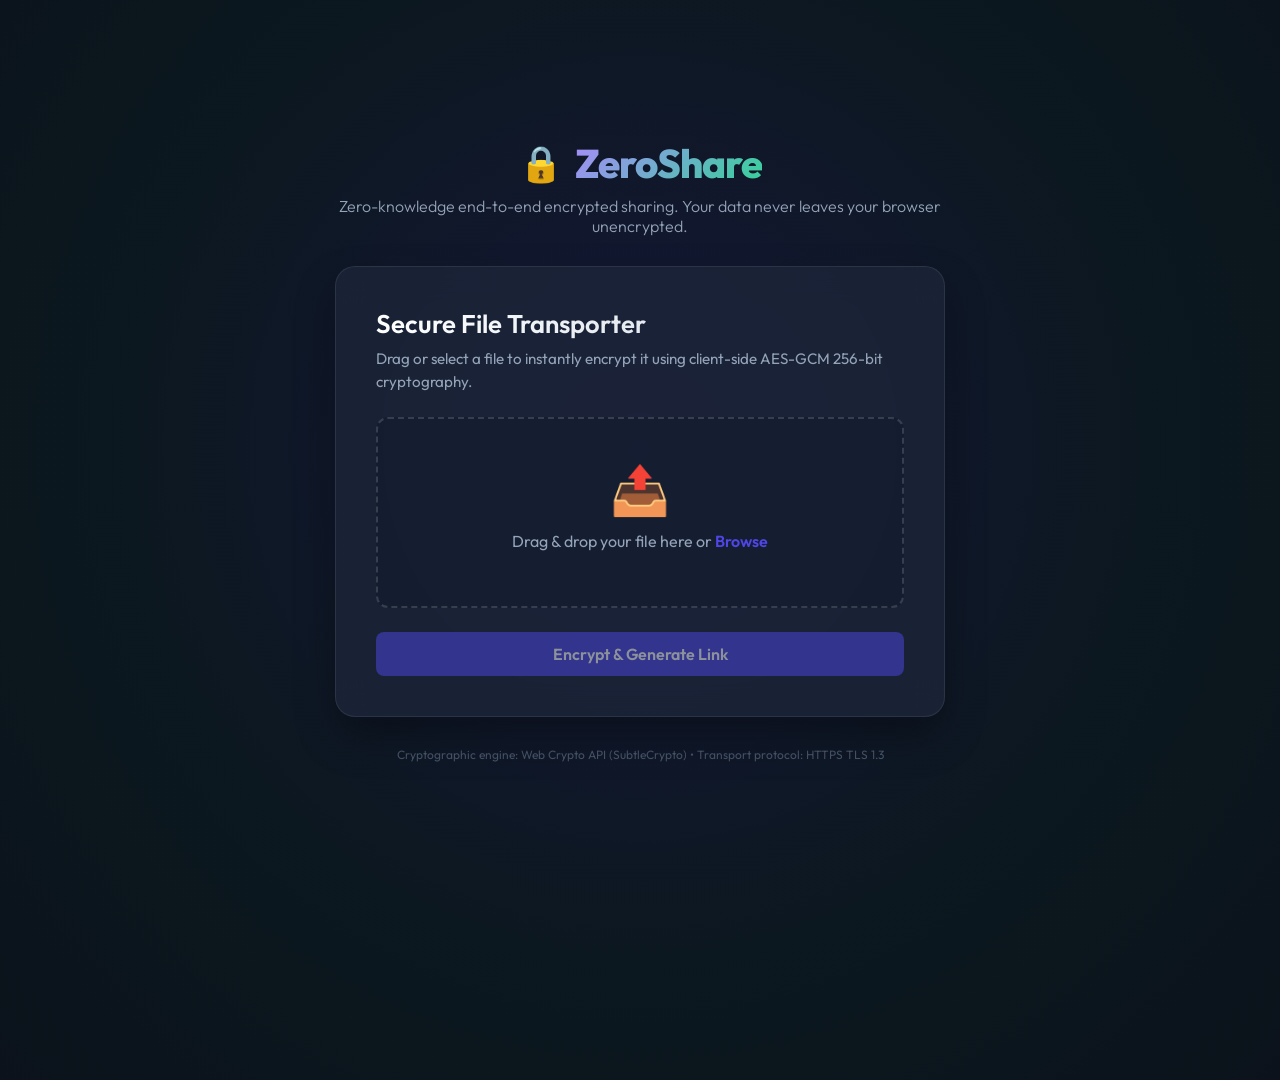
<file: static/index.html>
<!DOCTYPE html>
<html lang="en">
<head>
    <meta charset="UTF-8">
    <meta name="viewport" content="width=device-width, initial-scale=1.0">
    <title>ZeroShare | Client-Side Encrypted File Sharing</title>
    <link rel="stylesheet" href="style.css">
    <link href="https://fonts.googleapis.com/css2?family=Outfit:wght@300;400;600;800&display=swap" rel="stylesheet">
</head>
<body>
    <div class="glow-bg"></div>
    <div class="app-container">
        <!-- Header -->
        <header>
            <div class="logo">
                <span class="icon">🔒</span>
                <h1>ZeroShare</h1>
            </div>
            <p class="tagline">Zero-knowledge end-to-end encrypted sharing. Your data never leaves your browser unencrypted.</p>
        </header>

        <!-- Main Workspace -->
        <main class="glass-card">
            <!-- Share Panel -->
            <div id="share-panel" class="panel active">
                <h2>Secure File Transporter</h2>
                <p class="panel-desc">Drag or select a file to instantly encrypt it using client-side AES-GCM 256-bit cryptography.</p>
                
                <div class="drop-zone" id="drop-zone">
                    <span class="drop-icon">📤</span>
                    <p class="drop-text">Drag & drop your file here or <span class="highlight">Browse</span></p>
                    <input type="file" id="file-input" style="display: none;">
                    <div id="selected-file-details" class="file-details"></div>
                </div>

                <div class="action-bar">
                    <button class="btn btn-primary" id="encrypt-btn" disabled>Encrypt & Generate Link</button>
                </div>

                <div id="result-box" class="result-box hidden">
                    <p class="success-label">✓ File encrypted and dispatched successfully!</p>
                    <p class="warning-label">⚠️ Copy this URL. The decryption key is in the hash fragment (#) and is never stored on the server. If lost, the file cannot be decrypted.</p>
                    <div class="share-link-wrapper">
                        <input type="text" id="share-url-input" readonly>
                        <button class="btn btn-secondary" id="copy-btn">Copy Link</button>
                    </div>
                </div>
            </div>

            <!-- Download Panel -->
            <div id="download-panel" class="panel hidden">
                <h2>Secure File Retrieval</h2>
                <p class="panel-desc">A secure package has been dispatched to you. The key to unlock the payload was included in your secure link.</p>
                
                <div class="download-box">
                    <div class="lock-icon">🔓</div>
                    <h3 id="dl-filename">Encrypted Package</h3>
                    <p class="file-meta" id="dl-meta">Ready to decrypt locally on your CPU.</p>
                    <button class="btn btn-success" id="download-btn">Decrypt & Save</button>
                </div>
            </div>
            
            <!-- Global Loader -->
            <div id="loader" class="loader-overlay hidden">
                <div class="spinner"></div>
                <p id="loader-text">Performing cryptographic computations...</p>
            </div>
        </main>

        <footer>
            <p>Cryptographic engine: Web Crypto API (SubtleCrypto) • Transport protocol: HTTPS TLS 1.3</p>
        </footer>
    </div>

    <script src="app.js"></script>
</body>
</html>
</file>
<file: static/style.css>
:root {
    --bg-color: #0b0f19;
    --primary: #4f46e5;
    --primary-hover: #4338ca;
    --secondary: #10b981;
    --danger: #ef4444;
    --text-primary: #f8fafc;
    --text-secondary: #94a3b8;
    --glass-bg: rgba(30, 41, 59, 0.7);
    --glass-border: rgba(255, 255, 255, 0.08);
}

* {
    box-sizing: border-box;
    margin: 0;
    padding: 0;
    font-family: 'Outfit', sans-serif;
}

body {
    background-color: var(--bg-color);
    color: var(--text-primary);
    min-height: 100vh;
    display: flex;
    justify-content: center;
    align-items: center;
    overflow-x: hidden;
    position: relative;
}

/* Background visual glow */
.glow-bg {
    position: absolute;
    top: -20%;
    left: -20%;
    width: 140vw;
    height: 140vh;
    background: radial-gradient(circle, rgba(79, 70, 229, 0.15) 0%, rgba(16, 185, 129, 0.05) 50%, rgba(0,0,0,0) 100%);
    z-index: -1;
    pointer-events: none;
}

.app-container {
    width: 100%;
    max-width: 650px;
    padding: 20px;
    z-index: 1;
}

header {
    text-align: center;
    margin-bottom: 30px;
}

.logo {
    display: flex;
    align-items: center;
    justify-content: center;
    gap: 12px;
    margin-bottom: 8px;
}

.logo .icon {
    font-size: 2.2rem;
}

.logo h1 {
    font-size: 2.5rem;
    font-weight: 800;
    letter-spacing: -1px;
    background: linear-gradient(135deg, #a78bfa, #34d399);
    -webkit-background-clip: text;
    -webkit-text-fill-color: transparent;
}

.tagline {
    color: var(--text-secondary);
    font-size: 1rem;
    font-weight: 300;
}

/* Glassmorphism main card */
.glass-card {
    background: var(--glass-bg);
    border: 1px solid var(--glass-border);
    backdrop-filter: blur(16px);
    border-radius: 20px;
    padding: 40px;
    box-shadow: 0 20px 40px rgba(0, 0, 0, 0.3);
    position: relative;
    overflow: hidden;
}

.panel {
    display: none;
    flex-direction: column;
    animation: fadeIn 0.4s ease-out forwards;
}

.panel.active {
    display: flex;
}

@keyframes fadeIn {
    from { opacity: 0; transform: translateY(10px); }
    to { opacity: 1; transform: translateY(0); }
}

h2 {
    font-size: 1.6rem;
    font-weight: 600;
    margin-bottom: 8px;
    background: linear-gradient(to right, #ffffff, #cbd5e1);
    -webkit-background-clip: text;
    -webkit-text-fill-color: transparent;
}

.panel-desc {
    color: var(--text-secondary);
    font-size: 0.95rem;
    margin-bottom: 24px;
    line-height: 1.5;
}

/* Upload Dropzone */
.drop-zone {
    border: 2px dashed rgba(255, 255, 255, 0.15);
    border-radius: 12px;
    padding: 40px 20px;
    text-align: center;
    cursor: pointer;
    transition: all 0.3s ease;
    background: rgba(15, 23, 42, 0.4);
    margin-bottom: 24px;
}

.drop-zone:hover, .drop-zone.dragover {
    border-color: var(--primary);
    background: rgba(79, 70, 229, 0.08);
}

.drop-icon {
    font-size: 3rem;
    display: block;
    margin-bottom: 12px;
    animation: float 3s ease-in-out infinite;
}

@keyframes float {
    0%, 100% { transform: translateY(0); }
    50% { transform: translateY(-8px); }
}

.drop-text {
    font-size: 1rem;
    color: var(--text-secondary);
}

.drop-text .highlight {
    color: var(--primary);
    font-weight: 600;
}

.file-details {
    margin-top: 15px;
    font-size: 0.9rem;
    color: var(--secondary);
    font-weight: 500;
}

/* Buttons */
.btn {
    padding: 12px 24px;
    border-radius: 8px;
    font-size: 1rem;
    font-weight: 600;
    cursor: pointer;
    border: none;
    transition: all 0.2s ease;
    display: inline-flex;
    align-items: center;
    justify-content: center;
}

.btn:disabled {
    opacity: 0.5;
    cursor: not-allowed;
}

.btn-primary {
    background-color: var(--primary);
    color: white;
    width: 100%;
}

.btn-primary:hover:not(:disabled) {
    background-color: var(--primary-hover);
    transform: translateY(-1px);
}

.btn-secondary {
    background-color: #334155;
    color: var(--text-primary);
}

.btn-secondary:hover {
    background-color: #475569;
}

.btn-success {
    background-color: var(--secondary);
    color: #000;
    width: 100%;
}

.btn-success:hover {
    background-color: #34d399;
}

/* Result Area */
.result-box {
    margin-top: 24px;
    padding: 20px;
    background: rgba(15, 23, 42, 0.6);
    border-radius: 12px;
    border: 1px solid rgba(16, 185, 129, 0.2);
}

.success-label {
    color: var(--secondary);
    font-weight: 600;
    margin-bottom: 8px;
}

.warning-label {
    color: #fbbf24;
    font-size: 0.8rem;
    line-height: 1.4;
    margin-bottom: 15px;
}

.share-link-wrapper {
    display: flex;
    gap: 10px;
}

.share-link-wrapper input {
    flex-grow: 1;
    background: #0b0f19;
    border: 1px solid var(--glass-border);
    padding: 10px 12px;
    border-radius: 6px;
    color: var(--text-primary);
    font-size: 0.9rem;
}

/* Download UI specific elements */
.download-box {
    text-align: center;
    padding: 20px 0;
}

.lock-icon {
    font-size: 4rem;
    margin-bottom: 15px;
    animation: pulse 2s infinite;
}

@keyframes pulse {
    0%, 100% { opacity: 0.8; }
    50% { opacity: 1; transform: scale(1.05); }
}

.file-meta {
    color: var(--text-secondary);
    font-size: 0.9rem;
    margin-bottom: 24px;
}

/* Loader Screen Overlay */
.loader-overlay {
    position: absolute;
    top: 0;
    left: 0;
    width: 100%;
    height: 100%;
    background: rgba(11, 15, 25, 0.9);
    display: flex;
    flex-direction: column;
    align-items: center;
    justify-content: center;
    z-index: 10;
}

.spinner {
    width: 40px;
    height: 40px;
    border: 4px solid rgba(255, 255, 255, 0.1);
    border-top-color: var(--primary);
    border-radius: 50%;
    animation: spin 1s infinite linear;
    margin-bottom: 16px;
}

@keyframes spin {
    to { transform: rotate(360deg); }
}

/* Global utility classes */
.hidden {
    display: none !important;
}

footer {
    text-align: center;
    margin-top: 30px;
    color: #475569;
    font-size: 0.75rem;
}
</file>
